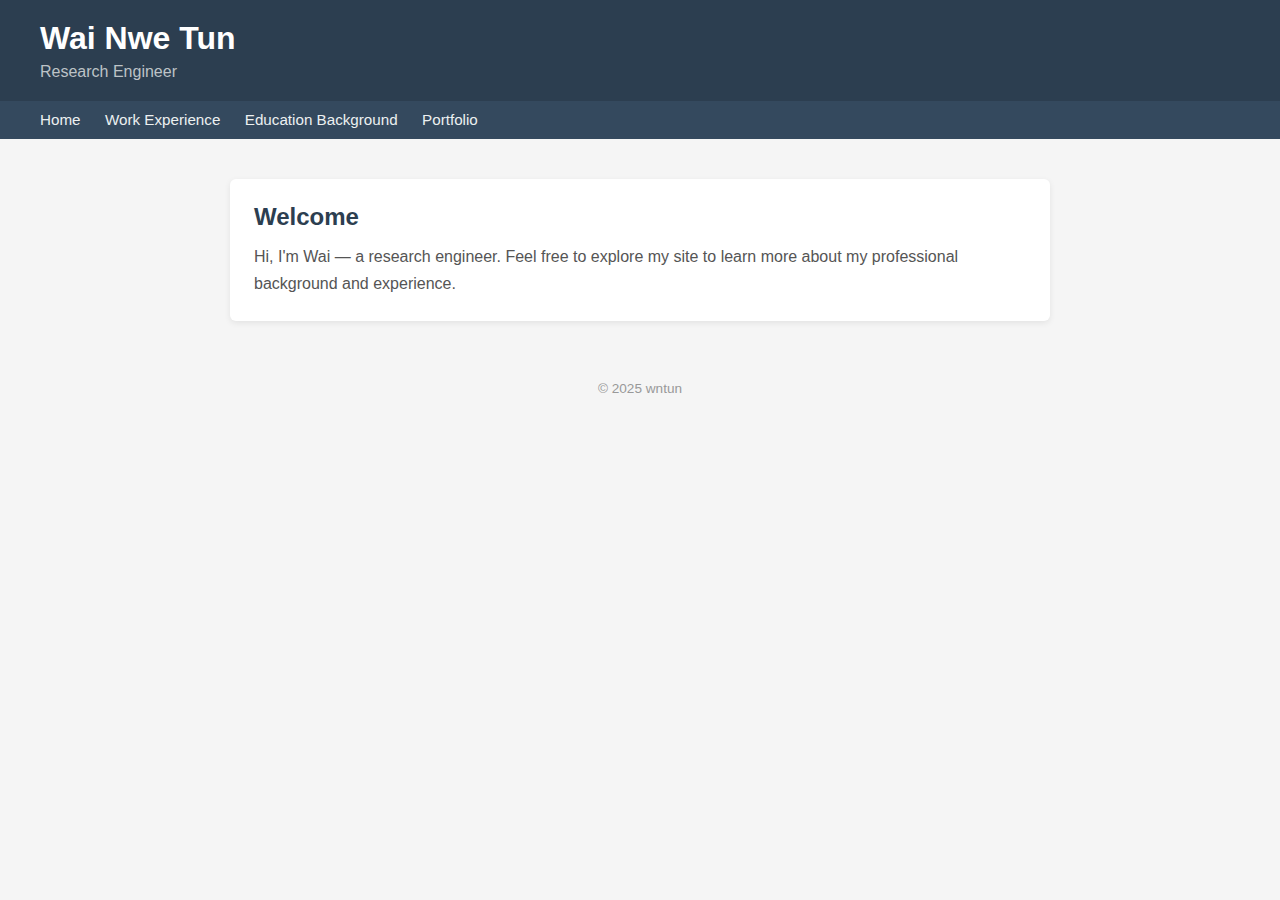
<file: index.html>
<!DOCTYPE html>
<html lang="en">
<head>
  <meta charset="UTF-8" />
  <meta name="viewport" content="width=device-width, initial-scale=1.0" />
  <title>Wai Nwe Tun</title>
  <link rel="stylesheet" href="styles.css" />
  <style>
    main h2 { font-size: 1.5rem; margin-bottom: 12px; color: #2c3e50; }
    main p { line-height: 1.7; color: #555; }
    .card { background: #fff; border-radius: 6px; padding: 24px; margin-bottom: 20px; box-shadow: 0 2px 6px rgba(0,0,0,0.08); }
  </style>
</head>
<body>
  <header>
    <h1>Wai Nwe Tun</h1>
    <p>Research Engineer</p>
  </header>
  <nav>
    <a href="index.html">Home</a>
    <a href="work-experience.html">Work Experience</a>
    <a href="education-background.html">Education Background</a>
    <a href="portfolio.html">Portfolio</a>
  </nav>
  <main>
    <div class="card">
      <h2>Welcome</h2>
      <p>Hi, I'm Wai — a research engineer. Feel free to explore my site to learn more about my professional background and experience.</p>
    </div>
  </main>
  <footer>
    <p>&copy; 2025 wntun</p>
  </footer>
</body>
</html>
</file>
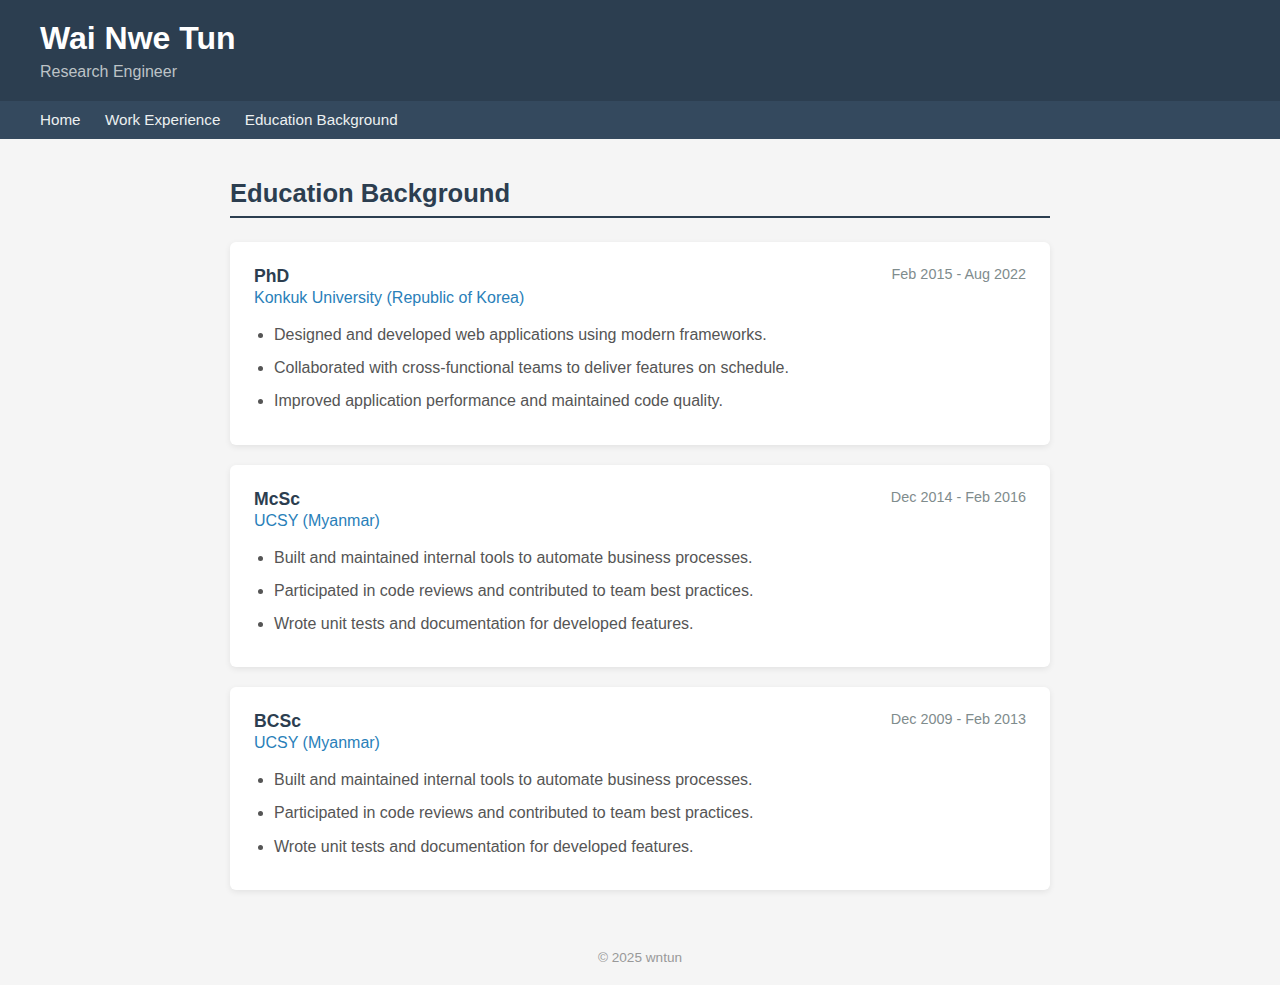
<file: education-background.html>
<!DOCTYPE html>
<html lang="en">
<head>
  <meta charset="UTF-8" />
  <meta name="viewport" content="width=device-width, initial-scale=1.0" />
  <title>Education Background – Wai Nwe Tun</title>
  <link rel="stylesheet" href="styles.css" />
  <style>
    h2.section-title { font-size: 1.6rem; margin-bottom: 24px; color: #2c3e50; border-bottom: 2px solid #2c3e50; padding-bottom: 8px; }
    .job { background: #fff; border-radius: 6px; padding: 24px; margin-bottom: 20px; box-shadow: 0 2px 6px rgba(0,0,0,0.08); }
    .job-header { display: flex; justify-content: space-between; align-items: flex-start; flex-wrap: wrap; gap: 8px; }
    .job-title { font-size: 1.1rem; font-weight: 700; color: #2c3e50; }
    .job-company { font-size: 1rem; color: #2980b9; margin-top: 2px; }
    .job-period { font-size: 0.9rem; color: #7f8c8d; white-space: nowrap; }
    .job-description { margin-top: 14px; }
    .job-description ul { padding-left: 20px; }
    .job-description li { margin-bottom: 6px; line-height: 1.7; color: #555; }
  </style>
</head>
<body>
  <header>
    <h1>Wai Nwe Tun</h1>
    <p>Research Engineer</p>
  </header>
  <nav>
    <a href="index.html">Home</a>
    <a href="work-experience.html">Work Experience</a>
    <a href="education-background.html">Education Background</a>
  </nav>
  <main>
    <h2 class="section-title">Education Background</h2>

    <div class="job">
      <div class="job-header">
        <div>
          <div class="job-title">PhD</div>
          <div class="job-company">Konkuk University (Republic of Korea) </div>
        </div>
        <div class="job-period">Feb 2015 - Aug 2022</div>
      </div>
      <div class="job-description">
        <ul>
          <li>Designed and developed web applications using modern frameworks.</li>
          <li>Collaborated with cross-functional teams to deliver features on schedule.</li>
          <li>Improved application performance and maintained code quality.</li>
        </ul>
      </div>
    </div>

    <div class="job">
      <div class="job-header">
        <div>
          <div class="job-title">McSc</div>
          <div class="job-company">UCSY (Myanmar)</div>
        </div>
        <div class="job-period">Dec 2014 - Feb 2016</div>
      </div>
      <div class="job-description">
        <ul>
          <li>Built and maintained internal tools to automate business processes.</li>
          <li>Participated in code reviews and contributed to team best practices.</li>
          <li>Wrote unit tests and documentation for developed features.</li>
        </ul>
      </div>
    </div>

    <div class="job">
      <div class="job-header">
        <div>
          <div class="job-title">BCSc</div>
          <div class="job-company">UCSY (Myanmar)</div>
        </div>
        <div class="job-period">Dec 2009 - Feb 2013</div>
      </div>
      <div class="job-description">
        <ul>
          <li>Built and maintained internal tools to automate business processes.</li>
          <li>Participated in code reviews and contributed to team best practices.</li>
          <li>Wrote unit tests and documentation for developed features.</li>
        </ul>
      </div>
    </div>

  </main>
  <footer>
    <p>&copy; 2025 wntun</p>
  </footer>
</body>
</html>
</file>
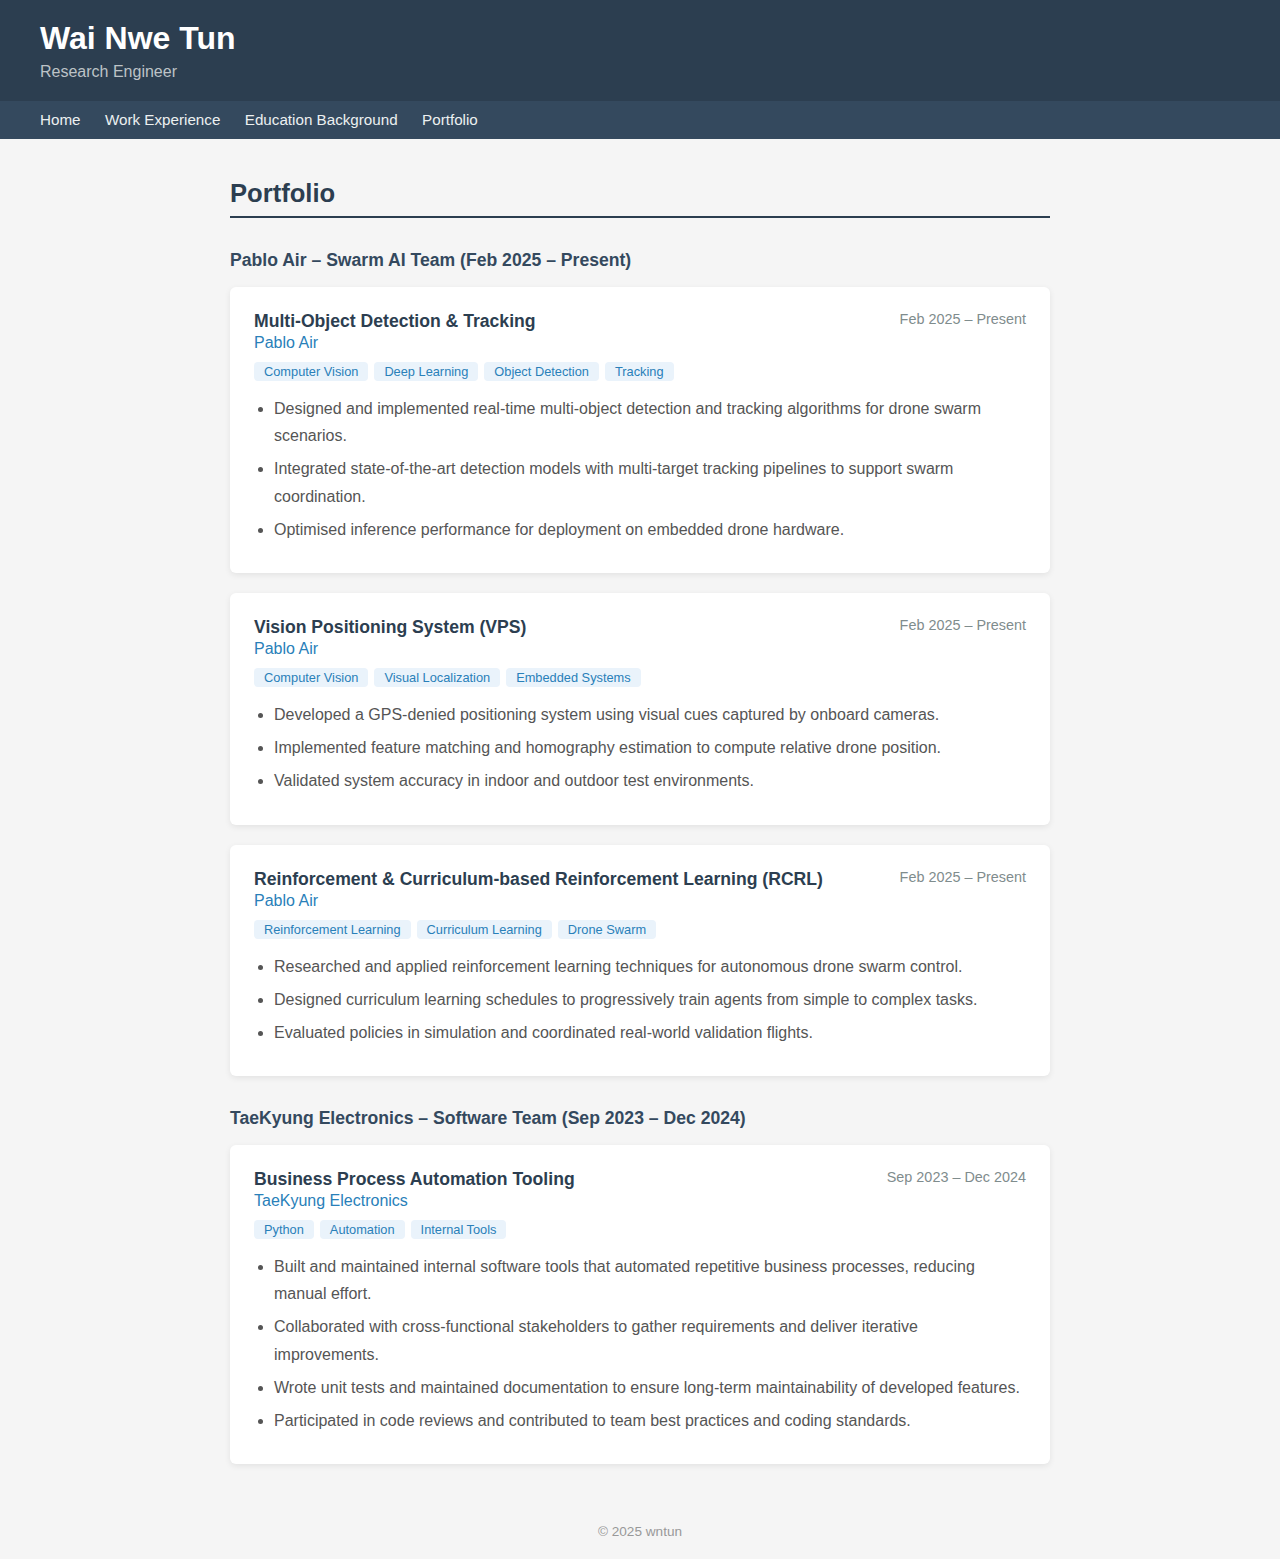
<file: portfolio.html>
<!DOCTYPE html>
<html lang="en">
<head>
  <meta charset="UTF-8" />
  <meta name="viewport" content="width=device-width, initial-scale=1.0" />
  <title>Portfolio – Wai Nwe Tun</title>
  <link rel="stylesheet" href="styles.css" />
  <style>
    h2.section-title { font-size: 1.6rem; margin-bottom: 24px; color: #2c3e50; border-bottom: 2px solid #2c3e50; padding-bottom: 8px; }
    h3.subsection-title { font-size: 1.1rem; margin: 32px 0 16px; color: #34495e; }
    .project { background: #fff; border-radius: 6px; padding: 24px; margin-bottom: 20px; box-shadow: 0 2px 6px rgba(0,0,0,0.08); }
    .project-header { display: flex; justify-content: space-between; align-items: flex-start; flex-wrap: wrap; gap: 8px; }
    .project-title { font-size: 1.1rem; font-weight: 700; color: #2c3e50; }
    .project-org { font-size: 1rem; color: #2980b9; margin-top: 2px; }
    .project-period { font-size: 0.9rem; color: #7f8c8d; white-space: nowrap; }
    .project-tags { margin-top: 10px; display: flex; flex-wrap: wrap; gap: 6px; }
    .tag { background: #eaf3fb; color: #2980b9; border-radius: 4px; padding: 2px 10px; font-size: 0.8rem; }
    .project-description { margin-top: 14px; }
    .project-description ul { padding-left: 20px; }
    .project-description li { margin-bottom: 6px; line-height: 1.7; color: #555; }
  </style>
</head>
<body>
  <header>
    <h1>Wai Nwe Tun</h1>
    <p>Research Engineer</p>
  </header>
  <nav>
    <a href="index.html">Home</a>
    <a href="work-experience.html">Work Experience</a>
    <a href="education-background.html">Education Background</a>
    <a href="portfolio.html">Portfolio</a>
  </nav>
  <main>
    <h2 class="section-title">Portfolio</h2>

    <h3 class="subsection-title">Pablo Air – Swarm AI Team (Feb 2025 – Present)</h3>

    <div class="project">
      <div class="project-header">
        <div>
          <div class="project-title">Multi-Object Detection &amp; Tracking</div>
          <div class="project-org">Pablo Air</div>
        </div>
        <div class="project-period">Feb 2025 – Present</div>
      </div>
      <div class="project-tags">
        <span class="tag">Computer Vision</span>
        <span class="tag">Deep Learning</span>
        <span class="tag">Object Detection</span>
        <span class="tag">Tracking</span>
      </div>
      <div class="project-description">
        <ul>
          <li>Designed and implemented real-time multi-object detection and tracking algorithms for drone swarm scenarios.</li>
          <li>Integrated state-of-the-art detection models with multi-target tracking pipelines to support swarm coordination.</li>
          <li>Optimised inference performance for deployment on embedded drone hardware.</li>
        </ul>
      </div>
    </div>

    <div class="project">
      <div class="project-header">
        <div>
          <div class="project-title">Vision Positioning System (VPS)</div>
          <div class="project-org">Pablo Air</div>
        </div>
        <div class="project-period">Feb 2025 – Present</div>
      </div>
      <div class="project-tags">
        <span class="tag">Computer Vision</span>
        <span class="tag">Visual Localization</span>
        <span class="tag">Embedded Systems</span>
      </div>
      <div class="project-description">
        <ul>
          <li>Developed a GPS-denied positioning system using visual cues captured by onboard cameras.</li>
          <li>Implemented feature matching and homography estimation to compute relative drone position.</li>
          <li>Validated system accuracy in indoor and outdoor test environments.</li>
        </ul>
      </div>
    </div>

    <div class="project">
      <div class="project-header">
        <div>
          <div class="project-title">Reinforcement &amp; Curriculum-based Reinforcement Learning (RCRL)</div>
          <div class="project-org">Pablo Air</div>
        </div>
        <div class="project-period">Feb 2025 – Present</div>
      </div>
      <div class="project-tags">
        <span class="tag">Reinforcement Learning</span>
        <span class="tag">Curriculum Learning</span>
        <span class="tag">Drone Swarm</span>
      </div>
      <div class="project-description">
        <ul>
          <li>Researched and applied reinforcement learning techniques for autonomous drone swarm control.</li>
          <li>Designed curriculum learning schedules to progressively train agents from simple to complex tasks.</li>
          <li>Evaluated policies in simulation and coordinated real-world validation flights.</li>
        </ul>
      </div>
    </div>

    <h3 class="subsection-title">TaeKyung Electronics – Software Team (Sep 2023 – Dec 2024)</h3>

    <div class="project">
      <div class="project-header">
        <div>
          <div class="project-title">Business Process Automation Tooling</div>
          <div class="project-org">TaeKyung Electronics</div>
        </div>
        <div class="project-period">Sep 2023 – Dec 2024</div>
      </div>
      <div class="project-tags">
        <span class="tag">Python</span>
        <span class="tag">Automation</span>
        <span class="tag">Internal Tools</span>
      </div>
      <div class="project-description">
        <ul>
          <li>Built and maintained internal software tools that automated repetitive business processes, reducing manual effort.</li>
          <li>Collaborated with cross-functional stakeholders to gather requirements and deliver iterative improvements.</li>
          <li>Wrote unit tests and maintained documentation to ensure long-term maintainability of developed features.</li>
          <li>Participated in code reviews and contributed to team best practices and coding standards.</li>
        </ul>
      </div>
    </div>

  </main>
  <footer>
    <p>&copy; 2025 wntun</p>
  </footer>
</body>
</html>
</file>
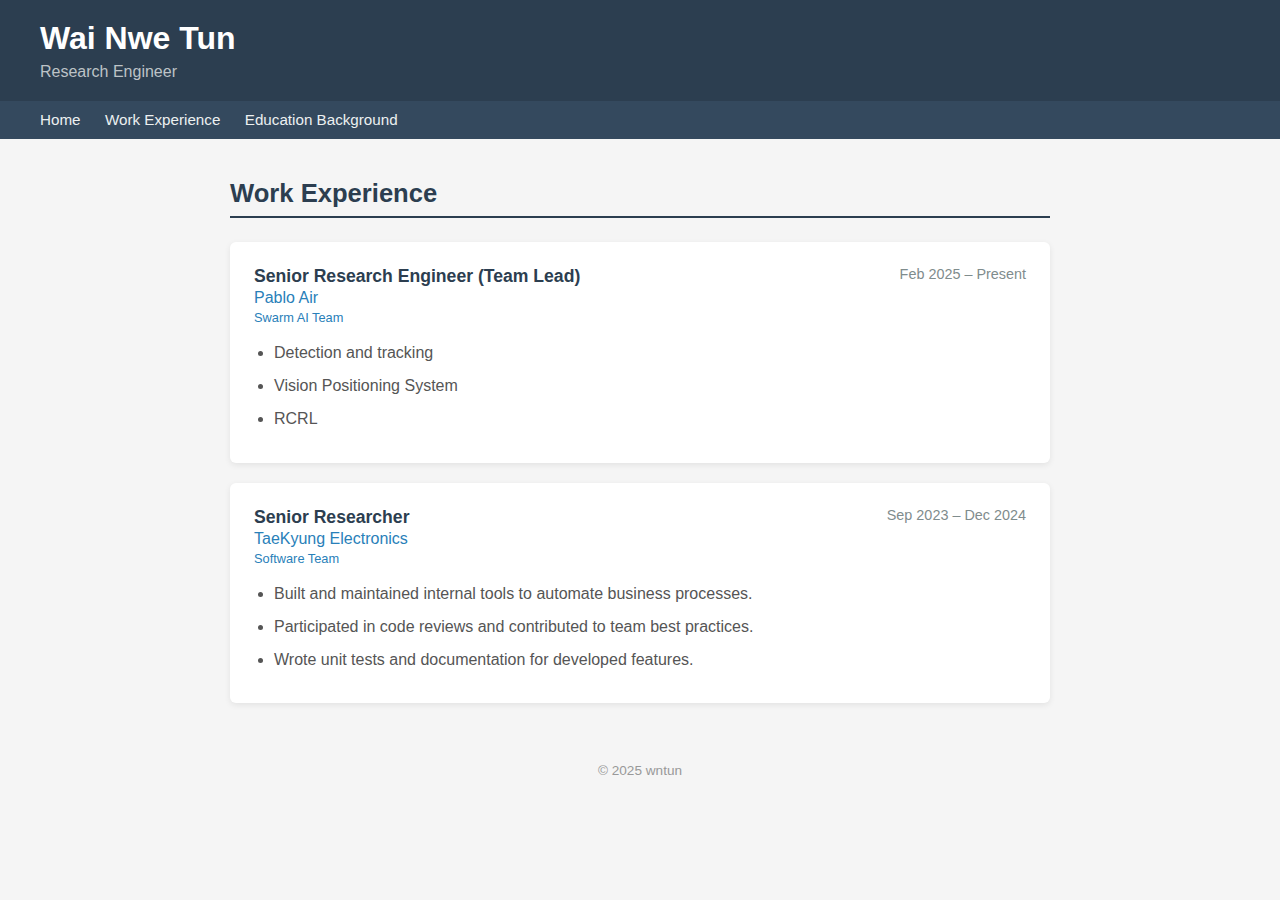
<file: work-experience.html>
<!DOCTYPE html>
<html lang="en">
<head>
  <meta charset="UTF-8" />
  <meta name="viewport" content="width=device-width, initial-scale=1.0" />
  <title>Work Experience – Wai Nwe Tun</title>
  <link rel="stylesheet" href="styles.css" />
  <style>
    h2.section-title { font-size: 1.6rem; margin-bottom: 24px; color: #2c3e50; border-bottom: 2px solid #2c3e50; padding-bottom: 8px; }
    .job { background: #fff; border-radius: 6px; padding: 24px; margin-bottom: 20px; box-shadow: 0 2px 6px rgba(0,0,0,0.08); }
    .job-header { display: flex; justify-content: space-between; align-items: flex-start; flex-wrap: wrap; gap: 8px; }
    .job-title { font-size: 1.1rem; font-weight: 700; color: #2c3e50; }
    .job-company { font-size: 1rem; color: #2980b9; margin-top: 2px; }
    .job-team { font-size: 0.8rem; color: #2980b9; margin-top: 3px; } 
    .job-period { font-size: 0.9rem; color: #7f8c8d; white-space: nowrap; }
    .job-description { margin-top: 14px; }
    .job-description ul { padding-left: 20px; }
    .job-description li { margin-bottom: 6px; line-height: 1.7; color: #555; }
  </style>
</head>
<body>
  <header>
    <h1>Wai Nwe Tun</h1>
    <p>Research Engineer</p>
  </header>
  <nav>
    <a href="index.html">Home</a>
    <a href="work-experience.html">Work Experience</a>
    <a href="education-background.html">Education Background</a>
  </nav>
  <main>
    <h2 class="section-title">Work Experience</h2>

    <div class="job">
      <div class="job-header">
        <div>
          <div class="job-title">Senior Research Engineer (Team Lead) </div>
          <div class="job-company"> Pablo Air </div>
          <div class="job-team"> Swarm AI Team </div>
        </div>
        <div class="job-period">Feb 2025 – Present</div>
      </div>
      <div class="job-description">
        <ul>
          <li>Detection and tracking </li>
          <li>Vision Positioning System </li>
          <li>RCRL</li>
        </ul>
      </div>
    </div>

    <div class="job">
      <div class="job-header">
        <div>
          <div class="job-title">Senior Researcher</div>
          <div class="job-company">TaeKyung Electronics</div>
          <div class="job-team">Software Team</div>
        </div>
        <div class="job-period">Sep 2023 – Dec 2024</div>
      </div>
      <div class="job-description">
        <ul>
          <li>Built and maintained internal tools to automate business processes.</li>
          <li>Participated in code reviews and contributed to team best practices.</li>
          <li>Wrote unit tests and documentation for developed features.</li>
        </ul>
      </div>
    </div>

  </main>
  <footer>
    <p>&copy; 2025 wntun</p>
  </footer>
</body>
</html>
</file>
<file: styles.css>
* { box-sizing: border-box; margin: 0; padding: 0; }
body { font-family: 'Segoe UI', Arial, sans-serif; background: #f5f5f5; color: #333; }
header { background: #2c3e50; color: #fff; padding: 20px 40px; }
header h1 { font-size: 2rem; }
header p { margin-top: 6px; color: #bdc3c7; }
nav { background: #34495e; padding: 10px 40px; }
nav a { color: #ecf0f1; text-decoration: none; margin-right: 20px; font-size: 0.95rem; }
nav a:hover { text-decoration: underline; }
main { max-width: 860px; margin: 40px auto; padding: 0 20px; }
footer { text-align: center; padding: 20px; color: #999; font-size: 0.85rem; }
</file>
